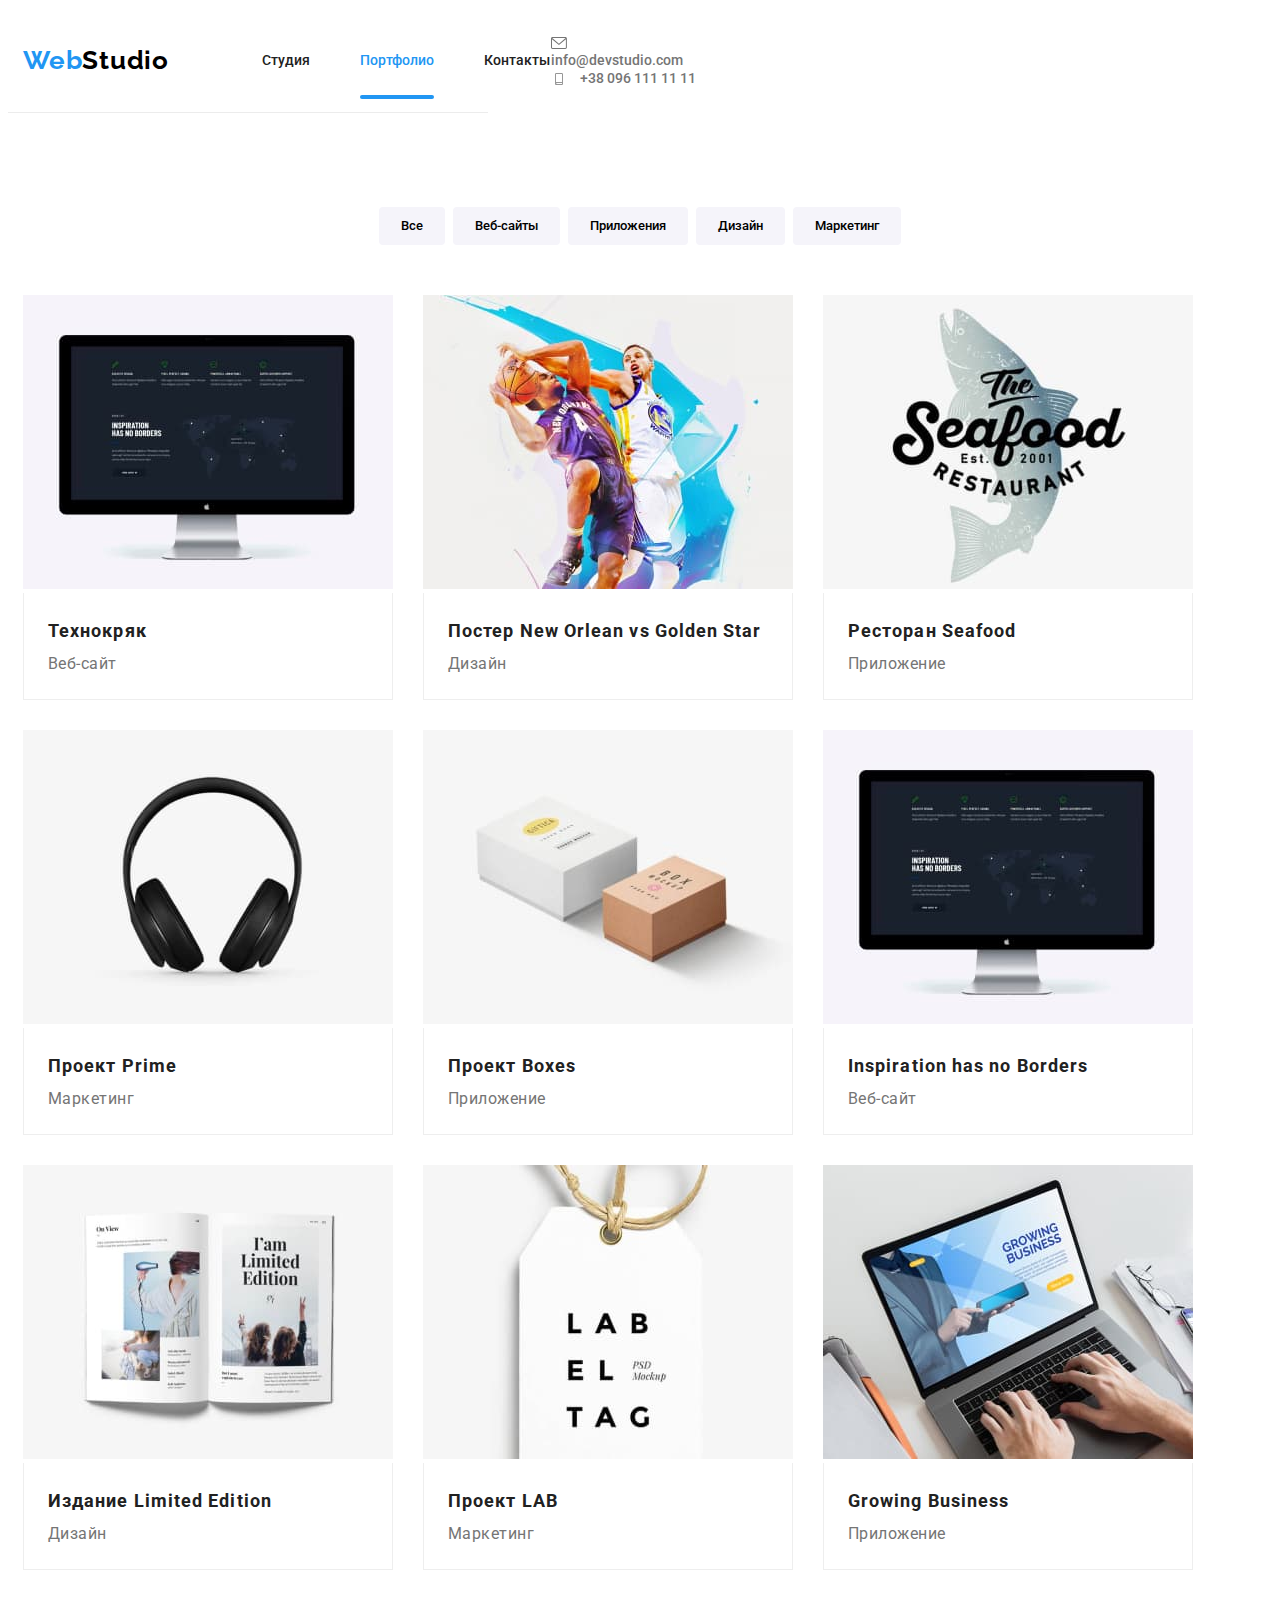
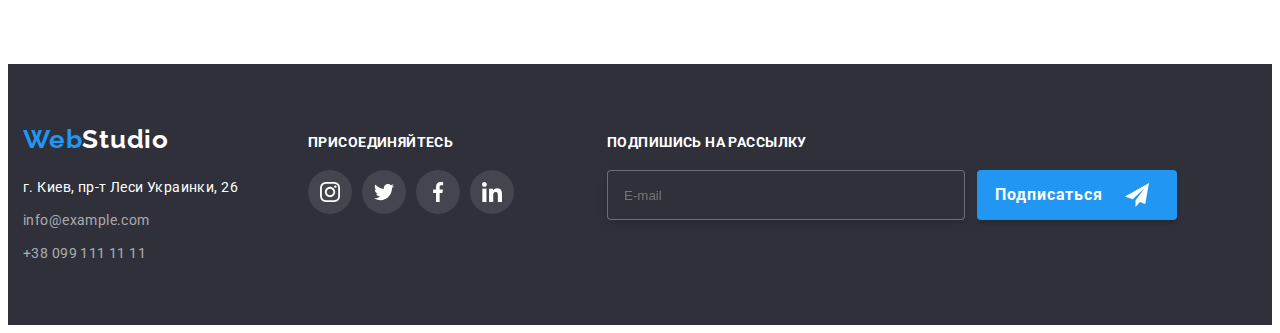
<file: portfoliopage.html>
<!DOCTYPE html>
<html lang="en">
<head>
    <meta charset="UTF-8">
    <meta http-equiv="X-UA-Compatible" content="IE=edge">
    <meta name="viewport" content="width=device-width, initial-scale=1.0">

    <title>goit-markup-hw-06</title>
    <link rel="stylesheet" href="css/styles.css">
    <link rel="preconnect" href="https://fonts.gstatic.com">
    <link href="https://fonts.googleapis.com/css2?family=Raleway:wght@700&display=swap" rel="stylesheet">
    <link rel="preconnect" href="https://fonts.gstatic.com">
    <link href="https://fonts.googleapis.com/css2?family=Roboto:wght@400;500;700;900&display=swap" rel="stylesheet">
    <link rel="stylesheet" href="https://cdnjs.cloudflare.com/ajax/libs/modern-normalize/1.0.0/modern-normalize.min.css" integrity="sha512-ISS7cAi1PEhQ8jnbJpJZMd29NlhNj4AWYyLOSp2CE/CsHxTCu+r+t0D2yoJudVrd0/8fTVPUVDzY5Tvli75u/g==" crossorigin="anonymous" referrerpolicy="no-referrer" />
</head>
<body>

    <header class="header">
        <div class="container link header-container">
            <div class="logo-nav">
                <a class="logo" href="index.html">
                    <span class="logo-web">Web</span><span class="logo-studio">Studio</span>
                </a>
                <nav class="mainmenu">
                    <ul class="navigation list">
                        <li class="nav-li"><a class="nav" href="index.html">Студия</a></li>
                        <li class="nav-li"><a class="nav nav-blue" href="portfoliopage.html">Портфолио</a></li>
                        <li class="nav-li"><a class="nav" href="#">Контакты</a></li>
                    </ul>
                </nav>
            </div>
            <div class="info-header link">
                <a class="header-contact" href="mailto:info@devstudio.com">
                    <svg class="header-contacts-icon">
                        <use href="./images/sprite.svg#icon-mail-svg"></use>
                    </svg>
                    info@devstudio.com</a>
                <a class="header-contact" href="tel:+380961111111">
                    <svg class="header-contacts-icon">
                        <use href="./images/sprite.svg#icon-smartphone-svg"></use>
                    </svg>
                    +38 096 111 11 11
                </a>
            </div>
        </div>
    </header>

    <main>
        <section class="main-section section">
            <div class="container">
                <div class="buttons-portfolio">
                    <ul class="portfolio-buttons list"> 
                        <li class="flex-portfolio-buttons"><button type="button" class="button-portfolio">Все</button></li>
                        <li class="flex-portfolio-buttons"><button type="button" class="button-portfolio">Веб-сайты</button></li>
                        <li class="flex-portfolio-buttons"><button type="button" class="button-portfolio">Приложения</button></li>
                        <li class="flex-portfolio-buttons"><button type="button" class="button-portfolio">Дизайн</button></li>
                        <li class="flex-portfolio-buttons"><button type="button" class="button-portfolio">Маркетинг</button></li>
                    </ul>
                </div>
                <div class="section2">
                    <ul class="portfolio-cards list">
                        <li class="port-cards-marg">  
                            <div class="portfolio-card">                         
                                <div class="team-list-item">
                                    <img
                                    src="./images/portfolio-page-img/computer.jpg"
                                    alt="Ноутбук с сайтом"
                                    width="370"
                                    />
                                    <p class="overlay">
                                        Технокряк это современная
                                        площадка распространения
                                        коронавируса. Компании
                                        используют эту платформу для
                                        цифрового шпионажа и атак на
                                        защищённые сервера конкурентов.
                                    </p>
                                </div>
                                    <div class="portf-border">
                                        <h3>Технокряк</h3>
                                        <p class="port-card-p">Веб-сайт</p>
                                    </div>
                            </div>
                        </li>
                        <li class="port-cards-marg">
                            <div class="portfolio-card">
                                <div class="team-list-item">
                                <img
                                src="./images/portfolio-page-img/poster.jpg"
                                alt="постер с баскетболистами"
                                width="370"
                                />
                                    <p class="overlay">
                                        Технокряк это современная
                                        площадка распространения
                                        коронавируса. Компании
                                        используют эту платформу для
                                        цифрового шпионажа и атак на
                                        защищённые сервера конкурентов.
                                    </p>
                                </div>
                                <div class="portf-border">
                                    <h3>Постер New Orlean vs Golden Star</h3>
                                    <p class="port-card-p">Дизайн</p>
                                </div>
                            </div>
                        </li>
                        <li class="port-cards-marg">
                            <div class="portfolio-card">
                                <div class="team-list-item">
                                <img
                                src="./images/portfolio-page-img/seafood.jpg"
                                alt="логотип Seafood"
                                width="370"
                                />
                                <p class="overlay">
                                    Технокряк это современная
                                    площадка распространения
                                    коронавируса. Компании
                                    используют эту платформу для
                                    цифрового шпионажа и атак на
                                    защищённые сервера конкурентов.
                                </p>
                            </div>
                                <div class="portf-border">
                                    <h3>Ресторан Seafood</h3>
                                    <p class="port-card-p">Приложение</p>
                                </div>
                            </div>
                        </li>
                        <li class="port-cards-marg">
                            <div class="portfolio-card">
                                <div class="team-list-item">
                                <img
                                src="./images/portfolio-page-img/headphones.jpg"
                                alt="наушники"
                                width="370"/>
                                <p class="overlay">
                                    Технокряк это современная
                                    площадка распространения
                                    коронавируса. Компании
                                    используют эту платформу для
                                    цифрового шпионажа и атак на
                                    защищённые сервера конкурентов.
                                </p>
                                </div>
                                <div class="portf-border">
                                    <h3>Проект Prime</h3>
                                    <p class="port-card-p">Маркетинг</p>
                                </div>
                            </div>
                        </li>
                        <li class="port-cards-marg">
                            <div class="portfolio-card">
                                <div class="team-list-item">
                                <img
                                src="./images/portfolio-page-img/boxes.jpg"
                                alt="коробки"
                                width="370"/>
                                <p class="overlay">
                                    Технокряк это современная
                                    площадка распространения
                                    коронавируса. Компании
                                    используют эту платформу для
                                    цифрового шпионажа и атак на
                                    защищённые сервера конкурентов.
                                </p>
                            </div>
                                <div class="portf-border">
                                    <h3>Проект Boxes</h3>
                                    <p class="port-card-p">Приложение</p>
                                </div>
                            </div>
                        </li>
                        <li class="port-cards-marg">
                            <div class="portfolio-card">
                                <div class="team-list-item">
                                <img
                                src="./images/portfolio-page-img/computer.jpg"
                                alt="компьютер"
                                width="370"/>
                                <p class="overlay">
                                    Технокряк это современная
                                    площадка распространения
                                    коронавируса. Компании
                                    используют эту платформу для
                                    цифрового шпионажа и атак на
                                    защищённые сервера конкурентов.
                                </p>
                            </div>
                                <div class="portf-border">
                                    <h3>Inspiration has no Borders</h3>
                                    <p class="port-card-p">Веб-сайт</p>
                                </div>
                            </div>
                        </li>
                        <li class="port-cards-marg">
                            <div class="portfolio-card">
                                <div class="team-list-item">
                                <img
                                src="./images/portfolio-page-img/book.jpg"
                                alt="книга с картинками"
                                width="370"
                                />
                                <p class="overlay">
                                    Технокряк это современная
                                    площадка распространения
                                    коронавируса. Компании
                                    используют эту платформу для
                                    цифрового шпионажа и атак на
                                    защищённые сервера конкурентов.
                                </p>
                            </div>
                                
                                <div class="portf-border">
                                    <h3>Издание Limited Edition</h3>
                                    <p class="port-card-p">Дизайн</p>
                                </div>
                            </div>
                        </li>
                        <li class="port-cards-marg">
                            <div class="portfolio-card">
                                <div class="team-list-item">
                                <img
                                src="./images/portfolio-page-img/labeltag.jpg"
                                alt="ярлык с логотипом"
                                width="370"
                                />
                                <p class="overlay">
                                    Технокряк это современная
                                    площадка распространения
                                    коронавируса. Компании
                                    используют эту платформу для
                                    цифрового шпионажа и атак на
                                    защищённые сервера конкурентов.
                                </p>
                            </div>
                                <div class="portf-border">
                                    <h3>Проект LAB</h3>
                                    <p class="port-card-p">Маркетинг</p>
                                </div>
                            </div>
                        </li>
                        <li class="port-cards-marg">
                            <div class="portfolio-card" class="growingbiz">
                                <div class="team-list-item">
                                <img
                                src="./images/portfolio-page-img/growingbiz.jpg"
                                alt="ноутбук с сайтом Growing Business"
                                width="370"
                                />
                                <p class="overlay">
                                    Технокряк это современная
                                    площадка распространения
                                    коронавируса. Компании
                                    используют эту платформу для
                                    цифрового шпионажа и атак на
                                    защищённые сервера конкурентов.
                                </p>
                            </div>
                                <div class="portf-border">
                                    <h3>Growing Business</h3>
                                    <p class="port-card-p">Приложение</p>
                                </div>
                            </div>
                        </li>
                    </ul>
                </div>
            </div>
        </section>
    </main>

    <footer class="footer">
        <div class="container footer-container">
            <div class="link footer-adress-container">
                <a class="logo-footer" href="index.html">
                    <span class="logo-web">Web</span><span class="studio-footer">Studio</span>
                </a>
                <address>
                    <p>г. Киев, пр-т Леси Украинки, 26</p>
                    <a class="mail-footer" href="mailto:info@example.com">info@example.com</a><br>
                    <a class="tel-footer" href="tel:+3809911111">+38 099 111 11 11</a>
                </address>
            </div>
            <div class="footer-join-container">
                <h3 class="footer-join-h3">ПРИСОЕДИНЯЙТЕСЬ</h3>
                <ul class="footer-social-links-items list">
                    <li class="social-list-item">
                        <a href="" class="social-list-link join-us-social-list-link-bg">
                            <svg class="social-list-icon join-us-social-list-icon-color">
                                <use href="./images/sprite.svg#icon-instagram-svg"></use>
                            </svg>
                        </a>
                    </li>
                    <li class="social-list-item">
                        <a href="" class="social-list-link join-us-social-list-link-bg">
                            <svg class="social-list-icon join-us-social-list-icon-color">
                                <use href="./images/sprite.svg#icon-twitter-svg"></use>
                            </svg>
                        </a>
                    </li>
                    <li class="social-list-item">
                        <a href="" class="social-list-link join-us-social-list-link-bg">
                            <svg class="social-list-icon join-us-social-list-icon-color">
                                <use href="./images/sprite.svg#icon-facebook-svg"></use>
                            </svg>
                        </a>
                    </li>
                    <li class="social-list-item">
                        <a href="" class="social-list-link join-us-social-list-link-bg">
                            <svg class="social-list-icon join-us-social-list-icon-color">
                                <use href="./images/sprite.svg#icon-linkedin-svg"></use>
                            </svg>
                        </a>
                    </li>
                </ul>
            </div>
            <div class="footer-p-form-button-container">
                <p class="p-subscribe-for-mailing">ПОДПИШИСЬ НА РАССЫЛКУ</p>
                <div class="footer-form-button-flex-container">
                    <form action="#" class="footer-mail-form">
                        <input type="email" name="user-mail" class="footer-mail-input" placeholder="E-mail">
                    </form>
                    <div class="footer-subscribe-btn-icon-container">
                        <button type="submit" class="footer-subscribe-btn">Подписаться</button>
                        <svg class="footer-subscribe-btn-icon">
                            <use href="./images/sprite.svg#icon-send-svg"></use>
                        </svg>
                    </div>
                </div>
            </div>
        </div>
    </footer>
</body>
</html>
</file>
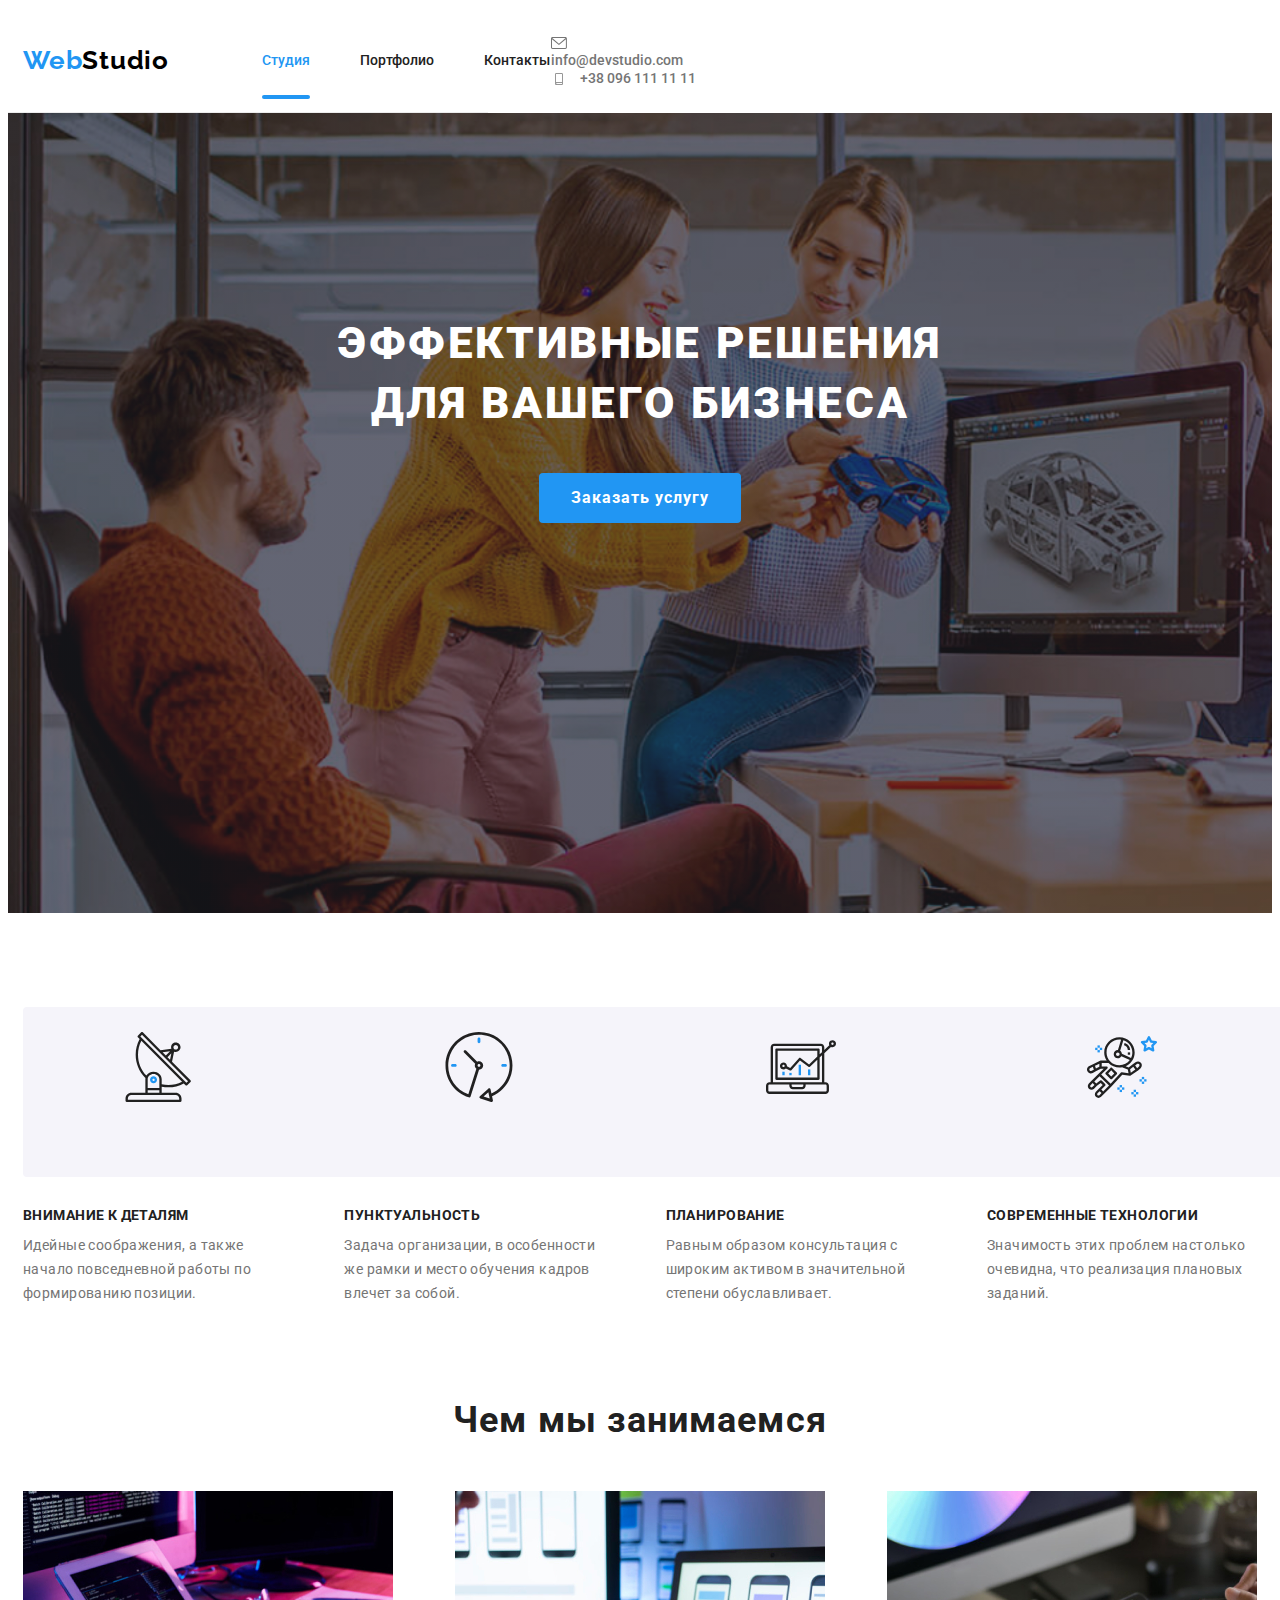
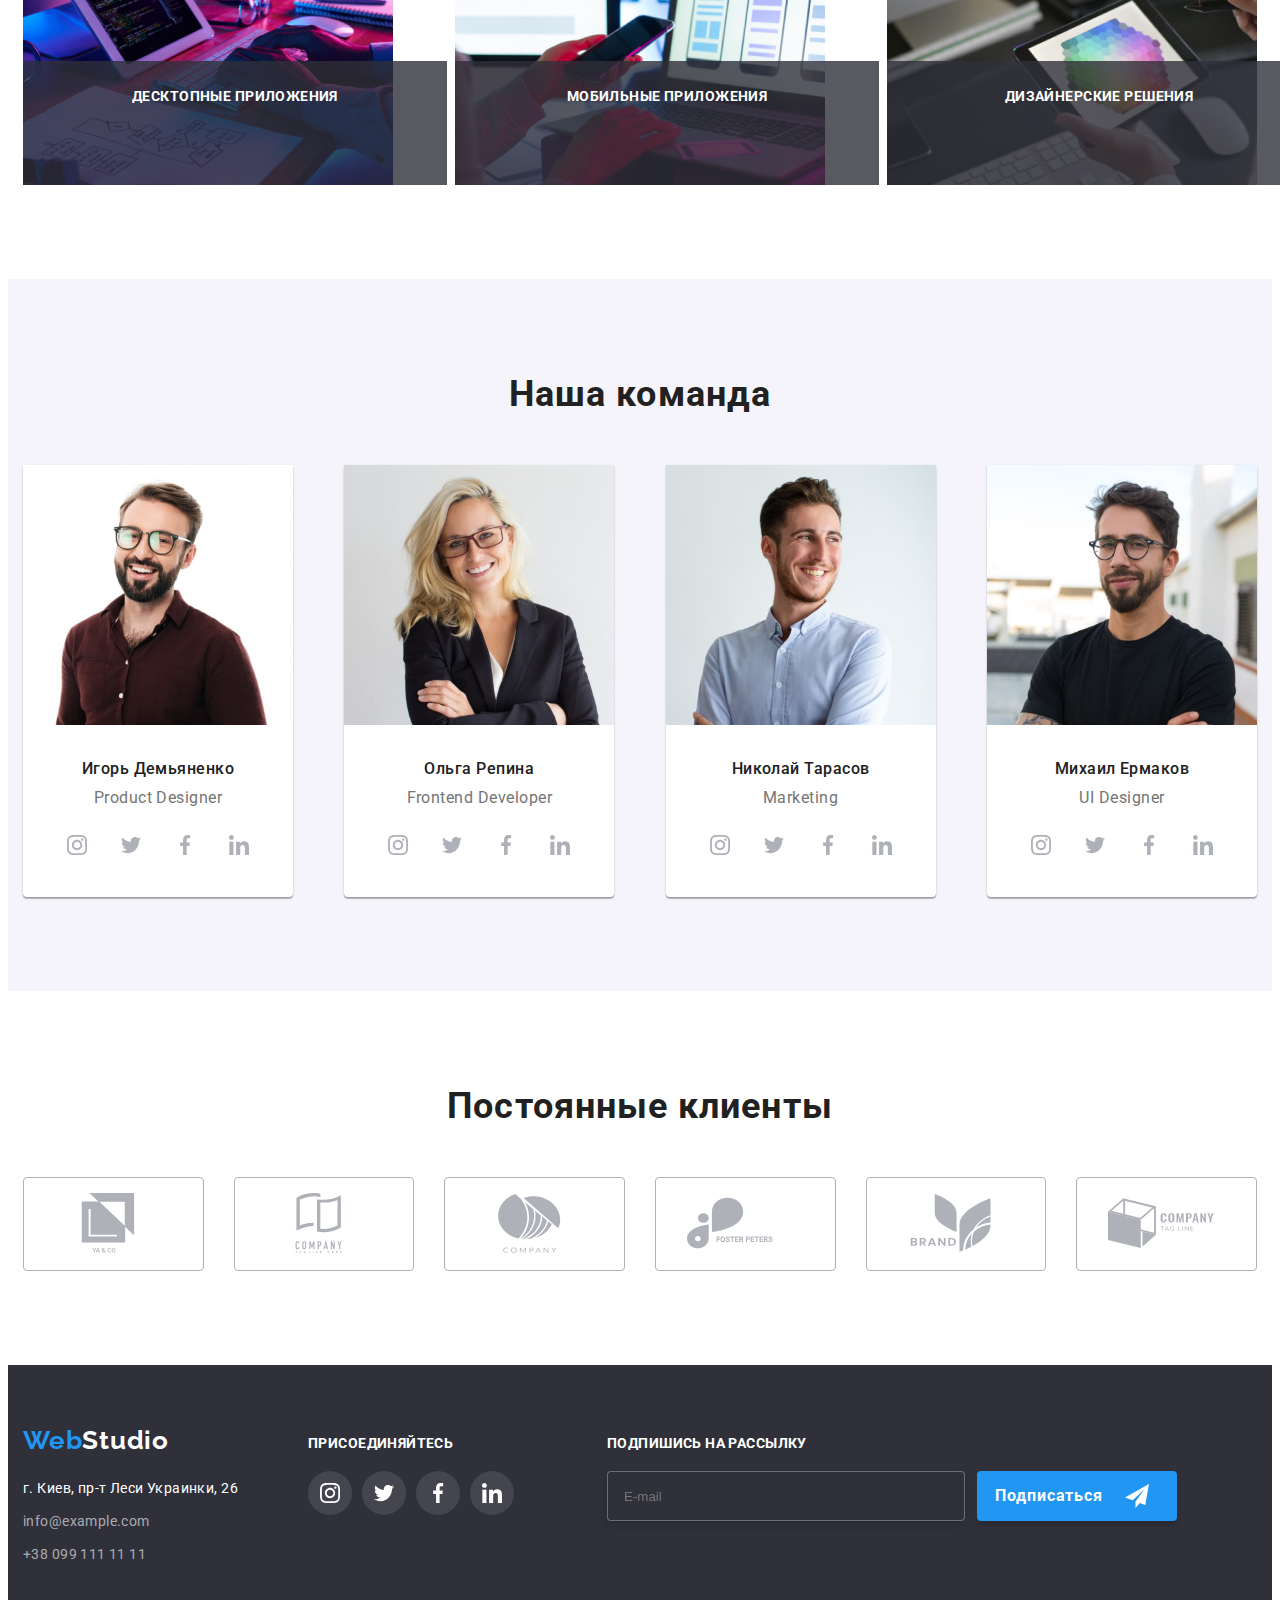
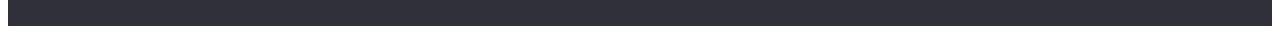
<file: smartfon.html>
<!DOCTYPE html>
<html lang="en">
<head>
    <meta charset="UTF-8">
    <meta http-equiv="X-UA-Compatible" content="IE=edge">
    <meta name="viewport" content="width=device-width, initial-scale=1.0">
    
    <title>WebStudio</title>
    <link rel="stylesheet" href="css/styles.css">
    <link rel="preconnect" href="https://fonts.gstatic.com">
    <link href="https://fonts.googleapis.com/css2?family=Raleway:wght@700&family=Roboto:wght@700&display=swap" rel="stylesheet">
    <link rel="preconnect" href="https://fonts.gstatic.com">
    <link href="https://fonts.googleapis.com/css2?family=Raleway:wght@700&family=Roboto:wght@400;500;700;900&display=swap" rel="stylesheet">
    <link rel="stylesheet" href="https://cdnjs.cloudflare.com/ajax/libs/modern-normalize/1.0.0/modern-normalize.min.css" integrity="sha512-ISS7cAi1PEhQ8jnbJpJZMd29NlhNj4AWYyLOSp2CE/CsHxTCu+r+t0D2yoJudVrd0/8fTVPUVDzY5Tvli75u/g==" crossorigin="anonymous" referrerpolicy="no-referrer" />
</head>
<body>
    <header class="header">
            <div class="container link header-container">
                <div class="logo-nav">
                    <a class="logo" href="index.html">
                        <span class="logo-web">Web</span><span class="logo-studio">Studio</span>
                    </a>
                    <nav class="mainmenu">
                        <ul class="navigation list">
                            <li class="nav-li"><a class="nav nav-blue" href="index.html">Студия</a></li>
                            <li class="nav-li"><a class="nav" href="portfoliopage.html">Портфолио</a></li>
                            <li class="nav-li"><a class="nav" href="#">Контакты</a></li>
                        </ul>
                    </nav>
                </div>
                <div class="info-header link">
                    <a class="header-contact" href="mailto:info@devstudio.com">
                        <svg class="header-contacts-icon">
                            <use href="./images/sprite.svg#icon-mail-svg"></use>
                        </svg>
                        info@devstudio.com</a>
                    <a class="header-contact" href="tel:+380961111111">
                        <svg class="header-contacts-icon">
                            <use href="./images/sprite.svg#icon-smartphone-svg"></use>
                        </svg>
                        +38 096 111 11 11
                    </a>
                </div>
            </div>
    </header>    

    <main>
        <section class="h1-btn-background">
            <div class="h1-btn container">
                <h1 class="effective-solutions">ЭФФЕКТИВНЫЕ РЕШЕНИЯ ДЛЯ ВАШЕГО БИЗНЕСА</h1>
                <button type="button" class="button-studio" data-modal-open>Заказать услугу</button>
            </div>
        </section>

        <section class="section">
            <div class="container">
                <ul class="our-advantages list">
                    <li class="advantages">
                        <div class="our-advantages-item">
                            <svg class="our-advantages-icon">
                                <use href="./images/sprite.svg#icon-antena-svg"></use>
                            </svg>
                        </div>
                        <h3 class="h3-advantages">ВНИМАНИЕ К ДЕТАЛЯМ</h3>
                        <p class="p-advantages">
                            Идейные соображения, а также
                            начало повседневной работы по
                            формированию позиции.
                        </p>
                    </li>
                    <li class="advantages">
                        <div class="our-advantages-item">
                            <svg class="our-advantages-icon">
                                <use href="./images/sprite.svg#icon-clock-svg"></use>
                            </svg>
                        </div>
                        <h3 class="h3-advantages">ПУНКТУАЛЬНОСТЬ</h3>
                        <p class="p-advantages">
                            Задача организации, в особенности
                            же рамки и место обучения кадров
                            влечет за собой.
                        </p>
                    </li>
                    <li class="advantages">
                        <div class="our-advantages-item">
                            <svg class="our-advantages-icon">
                                <use href="./images/sprite.svg#icon-plan-svg"></use>
                            </svg>
                        </div>
                        <h3 class="h3-advantages">ПЛАНИРОВАНИЕ</h3>
                        <p class="p-advantages">
                            Равным образом консультация с
                            широким активом в значительной
                            степени обуславливает.
                        </p>
                    </li>
                    <li class="advantages">
                        <div class="our-advantages-item">
                            <svg class="our-advantages-icon">
                                <use href="./images/sprite.svg#icon-astronaut-svg"></use>
                            </svg>
                        </div>
                        <h3 class="h3-advantages">СОВРЕМЕННЫЕ ТЕХНОЛОГИИ</h3>
                        <p class="p-advantages">
                            Значимость этих проблем настолько
                            очевидна, что реализация плановых
                            заданий.
                        </p>
                    </li>
                </ul>
            </div>
        </section>

        
        <section class="h2-pics">
            <div class="container">
                <h2 class="h2-container-name">Чем мы занимаемся</h2>
                <ul class="what-img list">
                    <li>
                        <div class="lara">
                            <img class="image_what_block" src="./images/main-page-img/typingman.jpg" alt="человек печатает на клавиатуре" >
                            <p class="khil">Десктопные приложения</p>
                        </div>
                    </li>
                    <li>
                        <div class="lara">
                            <img class="image_what_block" src="./images/main-page-img/manphone.jpg" alt="человек смотрит в телефон" width="370" height="294"> 
                            <p class="khil">Мобильные приложения</p>
                        </div>
                    </li>
                    <li>
                        <div class="lara">
                            <img class="image_what_block" src="./images/main-page-img/paintingonpad.jpg" alt="человек рисует на планшете" width="370" height="294">
                            <p class="khil">Дизайнерские решения</p>
                        </div>
                    </li>
                </ul>
            </div>
        </section>

        <section class="our-team-background section">
            <div class="container">
                <h2 class="h2-container-name" >Наша команда</h2>
                <ul class="our-team list">
                    <li>
                        <img
                        src="./images/main-page-img/igor.jpg"
                        alt="Фотография Игоря Демьяненко"
                        width="270"
                        />
                        <h3 class="our-team-name-h3">Игорь Демьяненко</h3>
                        <p class="specialization">Product Designer</p>
                        <ul class="social-list list">
                            <li class="social-list-item">
                                <a href="" class="social-list-link">
                                    <svg class="social-list-icon our-team-social-list-icon-color">
                                        <use href="./images/sprite.svg#icon-instagram-svg"></use>
                                    </svg>
                                </a>
                            </li>
                            <li class="social-list-item">
                                <a href="" class="social-list-link">
                                    <svg class="social-list-icon our-team-social-list-icon-color">
                                        <use href="./images/sprite.svg#icon-twitter-svg"></use>
                                    </svg>
                                </a>
                            </li>
                            <li class="social-list-item">
                                <a href="" class="social-list-link">
                                    <svg class="social-list-icon our-team-social-list-icon-color">
                                        <use href="./images/sprite.svg#icon-facebook-svg"></use>
                                    </svg>
                                </a>
                            </li>
                            <li class="social-list-item">
                                <a href="" class="social-list-link">
                                    <svg class="social-list-icon our-team-social-list-icon-color">
                                        <use href="./images/sprite.svg#icon-linkedin-svg"></use>
                                    </svg>
                                </a>
                            </li>
                        </ul>
                    </li>
                    <li>
                        <img
                        src="./images/main-page-img/olga.jpg"
                        alt="Фотография Ольги Репиной"
                        width="270"
                        />
                        <h3 class="our-team-name-h3">Ольга Репина</h3>
                        <p class="specialization">Frontend Developer</p>
                        <ul class="social-list list">
                            <li class="social-list-item">
                                <a href="" class="social-list-link">
                                    <svg class="social-list-icon our-team-social-list-icon-color">
                                        <use href="./images/sprite.svg#icon-instagram-svg"></use>
                                    </svg>
                                </a>
                            </li>
                            <li class="social-list-item">
                                <a href="" class="social-list-link">
                                    <svg class="social-list-icon our-team-social-list-icon-color">
                                        <use href="./images/sprite.svg#icon-twitter-svg"></use>
                                    </svg>
                                </a>
                            </li>
                            <li class="social-list-item">
                                <a href="" class="social-list-link">
                                    <svg class="social-list-icon our-team-social-list-icon-color">
                                        <use href="./images/sprite.svg#icon-facebook-svg"></use>
                                    </svg>
                                </a>
                            </li>
                            <li class="social-list-item">
                                <a href="" class="social-list-link">
                                    <svg class="social-list-icon our-team-social-list-icon-color">
                                        <use href="./images/sprite.svg#icon-linkedin-svg"></use>
                                    </svg>
                                </a>
                            </li>
                        </ul>
                    </li>
                    <li>
                        <img
                        src="./images/main-page-img/nikola.jpg"
                        alt="Фотография Николая Тарасова"
                        width="270"
                        />
                        <h3 class="our-team-name-h3">Николай Тарасов</h3>
                        <p class="specialization">Marketing</p>
                        <ul class="social-list list">
                            <li class="social-list-item">
                                <a href="" class="social-list-link">
                                    <svg class="social-list-icon our-team-social-list-icon-color">
                                        <use href="./images/sprite.svg#icon-instagram-svg"></use>
                                    </svg>
                                </a>
                            </li>
                            <li class="social-list-item">
                                <a href="" class="social-list-link">
                                    <svg class="social-list-icon our-team-social-list-icon-color">
                                        <use href="./images/sprite.svg#icon-twitter-svg"></use>
                                    </svg>
                                </a>
                            </li>
                            <li class="social-list-item">
                                <a href="" class="social-list-link">
                                    <svg class="social-list-icon our-team-social-list-icon-color">
                                        <use href="./images/sprite.svg#icon-facebook-svg"></use>
                                    </svg>
                                </a>
                            </li>
                            <li class="social-list-item">
                                <a href="" class="social-list-link">
                                    <svg class="social-list-icon our-team-social-list-icon-color">
                                        <use href="./images/sprite.svg#icon-linkedin-svg"></use>
                                    </svg>
                                </a>
                            </li>
                        </ul>
                    </li>
                    <li>
                        <img 
                        src="./images/main-page-img/michael.jpg"
                        alt="Фотография Михаила Ермакова"
                        width="270"
                        />
                        <h3 class="our-team-name-h3">Михаил Ермаков</h3>
                        <p class="specialization">UI Designer</p>
                        <ul class="social-list list">
                            <li class="social-list-item">
                                <a href="" class="social-list-link">
                                    <svg class="social-list-icon our-team-social-list-icon-color">
                                        <use href="./images/sprite.svg#icon-instagram-svg"></use>
                                    </svg>
                                </a>
                            </li>
                            <li class="social-list-item">
                                <a href="" class="social-list-link">
                                    <svg class="social-list-icon our-team-social-list-icon-color">
                                        <use href="./images/sprite.svg#icon-twitter-svg"></use>
                                    </svg>
                                </a>
                            </li>
                            <li class="social-list-item">
                                <a href="" class="social-list-link">
                                    <svg class="social-list-icon our-team-social-list-icon-color">
                                        <use href="./images/sprite.svg#icon-facebook-svg"></use>
                                    </svg>
                                </a>
                            </li>
                            <li class="social-list-item">
                                <a href="" class="social-list-link">
                                    <svg class="social-list-icon our-team-social-list-icon-color">
                                        <use href="./images/sprite.svg#icon-linkedin-svg"></use>
                                    </svg>
                                </a>
                            </li>
                        </ul>
                    </li>
                </ul>
            </div>
        </section>

        <section class="section">
            <div class="container">
                <h2 class="h2-container-name">Постоянные клиенты</h2>
                <ul class="regular-customers-items list">
                    <li class="regular-customer-item">
                        <a class="regular-customer-link" href="">
                            <svg class="regular-customer-icon">
                                <use href="./images/sprite.svg#icon-company1-svg"></use>
                            </svg>
                        </a>
                    </li>

                    <li class="regular-customer-item">
                        <a class="regular-customer-link" href="">
                            <svg class="regular-customer-icon">
                                <use href="./images/sprite.svg#icon-company2-svg"></use>
                            </svg>
                        </a>
                    </li>

                    <li class="regular-customer-item">
                        <a class="regular-customer-link" href="">
                            <svg class="regular-customer-icon">
                                <use href="./images/sprite.svg#icon-company3-svg"></use>
                            </svg>
                        </a>
                    </li>

                    <li class="regular-customer-item">
                        <a class="regular-customer-link" href="">
                            <svg class="regular-customer-icon">
                                <use href="./images/sprite.svg#icon-company4-svg"></use>
                            </svg>
                        </a>
                    </li>

                    <li class="regular-customer-item">
                        <a class="regular-customer-link" href="">
                            <svg class="regular-customer-icon">
                                <use href="./images/sprite.svg#icon-company5-svg"></use>
                            </svg>
                        </a>
                    </li>

                    <li class="regular-customer-item">
                        <a class="regular-customer-link" href="">
                            <svg class="regular-customer-icon">
                                <use href="./images/sprite.svg#icon-company6-svg"></use>
                            </svg>
                        </a>
                    </li>
                </ul>
            </div>
        </section>
    </main>

    <footer class="footer">
        <div class="container footer-container">
            <div class="link footer-adress-container">
                <a class="logo-footer" href="index.html">
                    <span class="logo-web">Web</span><span class="studio-footer">Studio</span>
                </a>
                <address>
                    <p>г. Киев, пр-т Леси Украинки, 26</p>
                    <a class="mail-footer" href="mailto:info@example.com">info@example.com</a><br>
                    <a class="tel-footer" href="tel:+3809911111">+38 099 111 11 11</a>
                </address>
            </div>
            <div class="footer-join-container">
                <h3 class="footer-join-h3">ПРИСОЕДИНЯЙТЕСЬ</h3>
                <ul class="footer-social-links-items list">
                    <li class="social-list-item">
                        <a href="" class="social-list-link join-us-social-list-link-bg">
                            <svg class="social-list-icon join-us-social-list-icon-color">
                                <use href="./images/sprite.svg#icon-instagram-svg"></use>
                            </svg>
                        </a>
                    </li>
                    <li class="social-list-item">
                        <a href="" class="social-list-link join-us-social-list-link-bg">
                            <svg class="social-list-icon join-us-social-list-icon-color">
                                <use href="./images/sprite.svg#icon-twitter-svg"></use>
                            </svg>
                        </a>
                    </li>
                    <li class="social-list-item">
                        <a href="" class="social-list-link join-us-social-list-link-bg">
                            <svg class="social-list-icon join-us-social-list-icon-color">
                                <use href="./images/sprite.svg#icon-facebook-svg"></use>
                            </svg>
                        </a>
                    </li>
                    <li class="social-list-item">
                        <a href="" class="social-list-link join-us-social-list-link-bg">
                            <svg class="social-list-icon join-us-social-list-icon-color">
                                <use href="./images/sprite.svg#icon-linkedin-svg"></use>
                            </svg>
                        </a>
                    </li>
                </ul>
            </div>
            <div class="footer-p-form-button-container">
                <p class="p-subscribe-for-mailing">ПОДПИШИСЬ НА РАССЫЛКУ</p>
                <div class="footer-form-button-flex-container">
                    <form action="#" class="footer-mail-form">
                        <input type="email" name="user-mail" class="footer-mail-input" placeholder="E-mail">
                    </form>
                    <div class="footer-subscribe-btn-icon-container">
                        <button type="submit" class="footer-subscribe-btn">Подписаться</button>
                        <svg class="footer-subscribe-btn-icon">
                            <use href="./images/sprite.svg#icon-send-svg"></use>
                        </svg>
                    </div>
                </div>
            </div>
        </div>
    </footer>

    <div class="backdrop is-hidden" data-modal>
        <div class="modal">
            <button type="button" class="modal-close-btn" data-modal-close>
                <svg class="svg-modal-close-btn">
                    <use href="./images/sprite.svg#icon-close-black"></use>
                </svg>
            </button>
            <form action="#" class="modal-form">
                <p class="modal-form-head">
                    Оставьте свои данные, мы вам перезвоним
                </p>
                <label class="modal-form-field">
                    Имя
                    <span class="modal-form-input-wrapper">
                        <input type="text" name="Name" class="modal-form-input">
                        <svg class="modal-form-icon">
                            <use href="./images/sprite.svg#icon-modalname-svg"></use>
                        </svg>
                    </span>
                </label>
                <label class="modal-form-field">
                    Телефон
                    <span class="modal-form-input-wrapper">
                        <input type="tel" name="Nomber" class="modal-form-input" >
                        <svg class="modal-form-icon">
                            <use href="./images/sprite.svg#icon-modalphone-svg"></use>
                        </svg>
                    </span>
                </label>
                <label class="modal-form-field">
                    Почта
                    <span class="modal-form-input-wrapper">
                        <input type="email" name="Mail" class="modal-form-input" >
                        <svg class="modal-form-icon">
                            <use href="./images/sprite.svg#icon-modalmail-svg"></use>
                        </svg>
                    </span>
                </label>
                <label class="modal-form-field">
                    Комментарий
                    <textarea name="user-message" class="modal-form-message" placeholder="Введите текст"></textarea>
                </label>
                <input type="checkbox" name="checkbox" class="modal-form-check visually-hidden" id="user-policy" >
                <label for="user-policy" class="modal-form-checkbox-desc">
                    <div class="modal-true">
                        Соглашаюсь с рассылкой и принимаю<a href="" class="modal-form-checkbox-link">Условия договора</a>
                    </div>
                    <button type="submit" class="modal-form-btn"><span class="modal-btn-text">Отправить</span></button>
                </label>
                
            </form>
        </div>
    </div>

    <script src="./js/modal.js"></script>

    </body>
</html>
</file>
<file: css/styles.css>
/* =========================== СБРОС ==================================== */
h1,
h2,
h3,
h4,
h5,
h6,
p {
  margin-top: 0;
  margin-bottom: 0;
}

ul,
ol {
  margin-top: 0;
  margin-bottom: 0;
  padding-left: 0;
}

/* ============================ СБРОС DONE ========================================= */

/* ============================= MAIN SETTINGS ====================================== */

.visually-hidden {
  position: absolute;
  clip: rect(1px 1px 1px 1px) !important;
  clip: rect(1px, 1px, 1px, 1px) !important;
  padding: 0 !important;
  border: 0 !important;
  height: 1px !important;
  width: 1px !important;
  overflow: hidden !important;
}

.list {
  list-style: none;
}

.link a {
  text-decoration: none;
}

.img {
  display: block;
}

/* .container {
  width: 1200px;
  margin-left: auto;
  margin-right: auto;
  padding-left: 15px;
  padding-right: 15px;
} */

.advantages {
  font-family: "Roboto", sans-serif;
  font-style: normal;
  font-size: 14px;
  letter-spacing: 0.03em;
  width: 270px;
}

.h3-advantages {
  font-weight: 700;
  color: #212121;
  font-size: 14px;
  margin-bottom: 10px;
}

.p-advantages {
  font-weight: 400;
  color: #757575;
  line-height: 24px;
  font-size: 14px;
}

.section {
  padding-top: 94px;
  padding-bottom: 94px;
}

.img {
  display: block;
}

.h2-container-name {
  font-family: "Roboto", sans-serif;
  font-style: normal;
  font-weight: 700;
  font-size: 36px;
  line-height: 42px;
  letter-spacing: 0.03em;
  color: #212121;
  text-align: center;
  margin-bottom: 50px;
}
/* ============================== MAIN SETTINGS DONE ===================================== */

/* ============================== HEADER ============================================== */

.header {
  padding-top: 25px;
  padding-bottom: 25px;
  border-bottom: 1px solid #ececec;
}

.header-container {
  display: flex;
  align-items: center;
  justify-content: space-between;
}

.logo-nav {
  display: flex;
  align-items: center;
}
.logo {
  font-family: "Raleway";
  font-style: normal;
  font-weight: 700;
  font-size: 26px;
  letter-spacing: 0.03em;
  margin-right: 93px;
}

.logo-web {
  color: #2196f3;
}

.logo-studio {
  color: black;
}

.navigation {
  display: flex;
  align-items: center;
}

.nav {
  font-family: "Roboto", sans-serif;
  font-weight: 500;
  font-size: 14px;
  line-height: 16px;
  letter-spacing: 0.02px;
  color: #212121;
  padding-bottom: 31px;
  padding-top: 31px;
  transition: color 250ms linear;
}
.nav-li:not(:last-child) {
  margin-right: 50px;
}

.nav-blue {
  color: #2196f3;
  position: relative;
}

.nav-blue::after {
  content: "";
  width: 100%;
  display: inline-block;
  height: 4px;
  background-color: #2196f3;
  position: absolute;
  bottom: 0;
  left: 0;
  border-radius: 2px;
}

.nav:hover,
.nav:focus {
  color: #2196f3;
  transition: 250ms;
  transition-timing-function: cubic-bezier(0.4, 0, 0.2, 1);
}

.header-contact:first-child {
  margin-right: 50px;
}

.header-contacts-icon {
  width: 16px;
  height: 12px;
  vertical-align: middle;
  margin-right: 10px;
  fill: #757575;
}

.info-header a {
  font-weight: 500;
  font-size: 14px;
  letter-spacing: 0, 02em;
  font-family: "Roboto", sans-serif;
  color: #757575;
}

.info-header a:hover,
.info-header a:focus {
  color: #2196f3;
  transition: 250ms;
  transition-timing-function: cubic-bezier(0.4, 0, 0.2, 1);
}

.header-contact:hover .header-contacts-icon,
.header-contact:focus .header-contacts-icon {
  fill: #2196f3;
}

.header-contact {
  transition: color 250ms cubic-bezier(0.4, 0, 0.2, 1);
  padding-bottom: 31px;
  padding-top: 31px;
}

/* , /background-color 250ms  */

/* ============================== HEADER DONE ========================================== */

/* =============================== MAIN =================================================== */

.h1-btn-background {
  background-color: #c4c4c4;
  height: 600px;
  padding-top: 200px;
  background-image: linear-gradient(
      rgba(47, 48, 58, 0.4),
      rgba(47, 48, 58, 0.4)
    ),
    url(../images/main-page-img/effective-solutions-bg.jpg);
  background-size: cover;
}

.effective-solutions {
  font-family: "Roboto", sans-serif;
  font-weight: 900;
  font-size: 44px;
  letter-spacing: 0.06em;
  color: white;
  line-height: 60px;

  width: 700px;
  text-align: center;

  margin-right: auto;
  margin-left: auto;
}

.button-studio {
  display: block;
  letter-spacing: 0.06em;
  font-family: "Roboto", sans-serif;
  font-weight: bold;
  background-color: #2196f3;
  border-radius: 4px;
  color: white;
  font-size: 16px;
  border: none;
  line-height: 30px;
  margin-right: auto;
  margin-left: auto;
  margin-top: 40px;
  cursor: pointer;

  padding: 10px 32px;
}

.our-advantages-icon {
  display: flex;
  width: 70px;
  height: 70px;
}
.our-advantages-item {
  width: 270px;
  height: 120px;
  background-color: #f5f4fa;
  border-radius: 4px;
  padding: 25px 100px;
  margin-bottom: 30px;
}

.our-advantages {
  display: flex;
  justify-content: space-between;
}

.what-img {
  display: flex;
  justify-content: space-between;
}

/* ====================================== WHAT ARE WE DOING ========================================== */

.h2-pics {
  padding-bottom: 94px;
}

.lara {
  position: relative;
  color: black;
}

.khil {
  position: absolute;
  background-color: rgba(47, 48, 58, 0.8);
  bottom: 0;
  left: 0;
  width: 100%;
  height: 70px;
  padding: 27px;
  font-family: "Roboto", sans-serif;
  font-style: normal;
  font-weight: bold;
  font-size: 14px;
  line-height: 16px;
  text-align: center;
  letter-spacing: 0.03em;
  text-transform: uppercase;

  color: #ffffff;
}
.image_what_block {
  display: block;
}

.our-team-background {
  background-color: #f5f4fa;
}

.our-team {
  display: flex;
  justify-content: space-between;
}

.our-team > li {
  background-color: white;
  min-height: 368px;
  box-shadow: 0px 1px 3px rgba(0, 0, 0, 0.12), 0px 1px 1px rgba(0, 0, 0, 0.14),
    0px 2px 1px rgba(0, 0, 0, 0.2);
  border-radius: 0px 0px 4px 4px;
}

.our-team-name-h3 {
  font-family: "Roboto", sans-serif;
  font-style: normal;
  font-weight: 500;
  font-size: 16px;
  line-height: 19px;
  letter-spacing: 0.03em;
  text-align: center;
  color: #212121;
  padding-top: 30px;
  padding-bottom: 10px;
}

.specialization {
  font-family: "Roboto", sans-serif;
  font-style: normal;
  font-weight: 400;
  font-size: 16px;
  line-height: 19px;
  letter-spacing: 0.03em;
  color: #757575;
  text-align: center;
  margin-bottom: 16px;
}

.social-list-icon {
  width: 20px;
  height: 20px;
}
.our-team-social-list-icon-color {
  fill: #afb1b8;
}

.social-list-link {
  display: flex;
  justify-content: center;
  align-items: center;
  width: 44px;
  height: 44px;
  border-radius: 50%;
}

.social-list {
  display: flex;
  justify-content: center;
  padding-bottom: 30px;
}

.social-list-item:not(:last-child) {
  margin-right: 10px;
}

.social-list-link:hover,
.social-list-link:focus {
  background-color: #2196f3;
  transition: 250ms;
  transition-timing-function: cubic-bezier(0.4, 0, 0.2, 1);
}

.social-list-link:hover .social-list-icon,
.social-list-link:focus .social-list-icon {
  fill: white;
  transition: 250ms;
  transition-timing-function: cubic-bezier(0.4, 0, 0.2, 1);
}

.regular-customers-items {
  display: flex;
}

.regular-customer-icon {
  width: 106px;
  height: 60px;
  fill: #afb1b8;
}

.regular-customer-item {
  flex-basis: calc((100% - 150px) / 6);
}

.regular-customer-link {
  display: inline-block;
  border: 1px solid #afb1b8;
  box-sizing: border-box;
  border-radius: 4px;
  width: 100%;
  height: 94px;
  padding: 15px 31px;
  transition: color 250ms cubic-bezier(0.4, 0, 0.2, 1);
}

.regular-customer-item:not(:last-child) {
  margin-right: 30px;
}

.regular-customer-link:hover,
.regular-customer-link:focus {
  border-color: #2196f3;
  transition: 250ms;
  transition-timing-function: cubic-bezier(0.4, 0, 0.2, 1);
}

.regular-customer-link:hover .regular-customer-icon,
.regular-customer-link:focus .regular-customer-icon {
  fill: #2196f3;
  transition: 250ms;
  transition-timing-function: cubic-bezier(0.4, 0, 0.2, 1);
}

/* ======================================== MAIN ========================================= */

/* ===================================== FOOTER ========================================= */

.footer {
  background-color: #2f303a;
  padding-bottom: 60px;
  padding-top: 60px;
}

.logo-footer {
  font-family: "Raleway", sans-serif;
  font-style: normal;
  font-weight: 700;
  font-size: 26px;
  line-height: 31px;
  letter-spacing: 0.03em;
  margin-bottom: 20px;
  display: block;
}
.studio-footer {
  color: white;
}
address p {
  font-family: "Roboto", sans-serif;
  font-style: normal;
  font-weight: 400;
  font-size: 14px;
  line-height: 24px;

  letter-spacing: 0.03em;

  color: #ffffff;
  margin-bottom: 9px;
}
address a {
  font-family: "Roboto", sans-serif;
  font-style: normal;
  font-weight: 400;
  font-size: 14px;
  line-height: 24px;

  letter-spacing: 0.03em;

  color: rgba(255, 255, 255, 0.6);
}

.tel-footer {
  display: block;
  margin-top: 9px;
}

.footer-container {
  display: flex;
}

.footer-social-links-items {
  display: flex;
}

.footer-adress-container {
  margin-right: 70px;
}

.footer-join-container {
  padding-top: 10px;
}

.join-us-social-list-icon-color {
  fill: #ffffff;
}

.join-us-social-list-link-bg {
  background-color: rgba(255, 255, 255, 0.1);
}

.footer-join-h3 {
  margin-bottom: 20px;
  color: #ffffff;
  font-family: "Roboto", sans-serif;
  font-weight: bold;
  font-size: 14px;
  line-height: 16px;
  letter-spacing: 0.03em;
  text-transform: uppercase;
}

.footer-p-form-button-container {
  padding-top: 10px;
  margin-left: 93px;
}

.p-subscribe-for-mailing {
  font-family: "Roboto", sans-serif;
  font-weight: bold;
  font-size: 14px;
  line-height: 16px;
  letter-spacing: 0.03em;
  text-transform: uppercase;
  color: #ffffff;
  margin-bottom: 20px;
}

.footer-form-button-flex-container {
  display: flex;
}

.footer-mail-form {
  margin-right: 12px;
}

.footer-subscribe-btn {
  width: 200px;
  height: 50px;
  background: #2196f3;
  box-shadow: 0px 4px 4px rgba(0, 0, 0, 0.15);
  border-radius: 4px;
  font-family: "Roboto", sans-serif;
  font-style: normal;
  font-weight: bold;
  font-size: 16px;
  line-height: 30px;
  color: #ffffff;
  padding-right: 62px;
  display: block;
  letter-spacing: 0.06em;
  border: none;
}

.footer-mail-input {
  height: 50px;
  min-width: 358px;
  border: 1px solid rgba(255, 255, 255, 0.3);
  box-sizing: border-box;
  background-color: #2f303a;
  min-width: 358px;
  filter: drop-shadow(0px 4px 4px rgba(0, 0, 0, 0.15));
  border-radius: 4px;
  padding-left: 16px;
}

.footer-subscribe-btn-icon-container {
  position: relative;
}

.footer-subscribe-btn-icon {
  width: 24px;
  height: 24px;
  fill: #ffffff;
  position: absolute;
  transform: translateY(-50%);
  top: 50%;
  right: 28px;
}

/* ============================== MODAL FORM ================================================= */

.backdrop {
  position: fixed;
  top: 0;
  left: 0;
  z-index: 100;
  width: 100vw;
  height: 100vh;
  background-color: rgba(0, 0, 0, 0.541);
}
.modal {
  position: absolute;
  top: 50%;
  left: 50%;
  transform: translate(-50%, -50%);
  width: 528px;

  background-color: #ffffff;
}
.modal-close-btn {
  position: absolute;
  top: 8px;
  right: 8px;
  width: 30px;
  height: 30px;
  border-radius: 50%;
  border: 1px solid rgba(0, 0, 0, 0.1);
  background-color: transparent;
  cursor: pointer;
}

.modal-close-btn:hover {
  fill: #2196f3;
  transition: 250ms;
  transition-timing-function: cubic-bezier(0.4, 0, 0.2, 1);
}

.svg-modal-close-btn {
  width: 11px;
  height: 11px;
}
.is-hidden {
  opacity: 0;
  visibility: hidden;
  pointer-events: none;
}

.modal-form {
  display: flex;
  flex-direction: column;
  padding-left: 40px;
  padding-right: 40px;
  padding-top: 40px;
}

.modal-form-head {
  font-family: "Roboto", sans-serif;
  font-weight: bold;
  font-size: 20px;
  line-height: 23px;
  letter-spacing: 0;
  color: #212121;
  text-align: center;
  margin-bottom: 12px;
}

.modal-form-field {
  margin-bottom: 10px;
  margin-top: 4px;
  font-family: "Roboto", sans-serif;
  font-weight: 400;
  font-size: 12px;
  line-height: 14px;
  letter-spacing: 0.01em;
  color: #757575;
}

.modal-form-input-wrapper {
  display: block;
  position: relative;
}

.modal-form-input {
  width: 100%;
  height: 40px;
  border: 1px solid rgb(117, 117, 117, 50%);
  box-sizing: border-box;
  border-radius: 4px;
  padding-left: 42px;
  margin-top: 4px;
}

.modal-form-input:hover,
.modal-form-input:focus {
  outline: none;
  border-color: rgb(33, 150, 243);
  transition: 250ms;
  transition-timing-function: cubic-bezier(0.4, 0, 0.2, 1);
}

.modal-form-icon {
  width: 12px;
  height: 12px;
  position: absolute;
  display: block;
  top: 50%;
  transform: translateY(-50%);
  left: 15px;
}

.modal-form-input:hover + .modal-form-icon,
.modal-form-input:focus + .modal-form-icon {
  fill: #2196f3;
  transition: 250ms;
  transition-timing-function: cubic-bezier(0.4, 0, 0.2, 1);
}

.modal-form-message {
  width: 100%;
  height: 120px;
  padding: 12px 16px;
  resize: none;
  transition: 250ms;
  transition-timing-function: cubic-bezier(0.4, 0, 0.2, 1);
  margin-top: 4px;
  border: 1px solid rgba(33, 33, 33, 0.2);
  box-sizing: border-box;
  border-radius: 4px;
}

.modal-form-message:hover,
.modal-form-message:focus {
  border-color: #2196f3;
  transition: 250ms;
  transition-timing-function: cubic-bezier(0.4, 0, 0.2, 1);
  outline: none;
}

.modal-form-btn {
  position: relative;
  left: 25%;
  width: 200px;
  height: 50px;
  display: block;
  background: #188ce8;
  border-radius: 4px;
  padding-left: 55px;
  margin-bottom: 40px;
  border: none;
  box-shadow: 0px 1px 3px rgba(0, 0, 0, 0.12), 0px 1px 1px rgba(0, 0, 0, 0.14),
    0px 2px 1px rgba(0, 0, 0, 0.2);
}
.modal-btn-text {
  font-family: "Roboto", sans-serif;
  font-weight: bold;
  font-size: 16px;
  line-height: 30px;

  display: flex;
  align-items: center;
  text-align: center;
  letter-spacing: 0.06em;
  color: #ffffff;
}

.modal-form-checkbox-desc {
  font-family: "Roboto", sans-serif;
  font-weight: normal;
  font-size: 14px;
  line-height: 24px;
  letter-spacing: 0.03em;
  color: #757575;
  position: relative;
}

.modal-true {
  margin-bottom: 30px;
  padding-left: 30px;
}

.modal-form-checkbox-desc::before {
  display: block;
  content: "";
  width: 16px;
  height: 16px;
  border: 2px solid #212121;
  border-radius: 2px;
  cursor: pointer;
  position: absolute;
  transform: translateY(-50%);
  left: 7px;
  top: 12px;
}

.modal-form-check:checked + .modal-form-checkbox-desc::before {
  background-color: #2196f3;
  background-image: url("../icon-nike.svg");
  background-size: contain;
  border-color: #2196f3;
}
.modal-form-checkbox-link {
  color: #2196f3;
}

/* ================================================================================ */

/* ================================================================================ */

/* ==================================== Portfoliopage.html =========================================*/

/* ===================================== MAIN SETTINGS ============================================ */

/* ===================================== MAIN SETTINGS ============================================ */

.buttons-portfolio {
  margin-bottom: 50px;
}

.portfolio-buttons {
  display: flex;
  justify-content: center;
}

.flex-portfolio-buttons:not(:last-child) {
  margin-right: 8px;
}

.button-portfolio {
  background: #f5f4fa;
  border-radius: 4px;
  border: none;
  font-weight: 500;
  font-family: "Roboto", sans-serif;
  display: flex;
  line-height: 26px;

  padding: 6px 22px;
}
.button-portfolio:hover,
.button-portfolio:focus {
  background: #2196f3;
  color: white;
  box-shadow: 0px 3px 1px rgba(0, 0, 0, 0.1), 0px 1px 2px rgba(0, 0, 0, 0.08),
    0px 2px 2px rgba(0, 0, 0, 0.12);
  transition: 250ms;
  transition-timing-function: cubic-bezier(0.4, 0, 0.2, 1);
}

.portfolio-cards {
  display: flex;
  flex-wrap: wrap;
  margin-top: -30px;
  margin-left: -30px;
}

.port-cards-marg {
  margin-top: 30px;
  margin-left: 30px;
}

.portfolio-card {
  background: #ffffff;
  box-sizing: border-box;
}
.portfolio-card:hover {
  box-shadow: 0px 1px 1px rgba(0, 0, 0, 0.12), 0px 4px 4px rgba(0, 0, 0, 0.06),
    1px 4px 6px rgba(0, 0, 0, 0.16);
  transition: 250ms;
  transition-timing-function: cubic-bezier(0.4, 0, 0.2, 1);
}

.section2 h3 {
  font-family: "Roboto", sans-serif;
  font-style: normal;
  font-weight: 700;
  font-size: 18px;
  line-height: 36px;
  letter-spacing: 0.06em;
  color: #212121;
}

.port-card-p {
  font-family: "Roboto", sans-serif;
  font-style: normal;
  font-weight: normal;
  font-size: 16px;
  line-height: 30px;

  letter-spacing: 0.03em;

  color: #757575;
}
.portf-border {
  border-right: 1px solid #eeeeee;
  border-bottom: 1px solid #eeeeee;
  border-left: 1px solid #eeeeee;
  padding-left: 24px;
  padding-top: 20px;
  padding-bottom: 20px;
}
.team-list-item {
  position: relative;
  overflow: hidden;
}

.overlay {
  position: absolute;
  top: 0;
  left: 0;
  transform: translateY(100%);
  transition: 250ms;
  width: 100%;
  height: 100%;
  color: white;
  background-color: rgba(33, 149, 243, 90%);
  padding: 63px 24px;
  font-family: "Roboto", sans-serif;
  font-style: normal;
  font-weight: normal;
  font-size: 18px;
  line-height: 28px;

  letter-spacing: 0.03em;
}

.portfolio-card:hover .overlay {
  transform: translateY(0%);
  transition: 250ms;
  transition-timing-function: cubic-bezier(0.4, 0, 0.2, 1);
}
/* =================================================smart.html=============================================================== */
.container{
  padding-left: 15px;
  padding-right: 15px;
  margin-left: auto;
  margin-right: auto;
}
@media screen and (min-width: 480px){
 header{
   width: 480px;
 }
}
</file>
